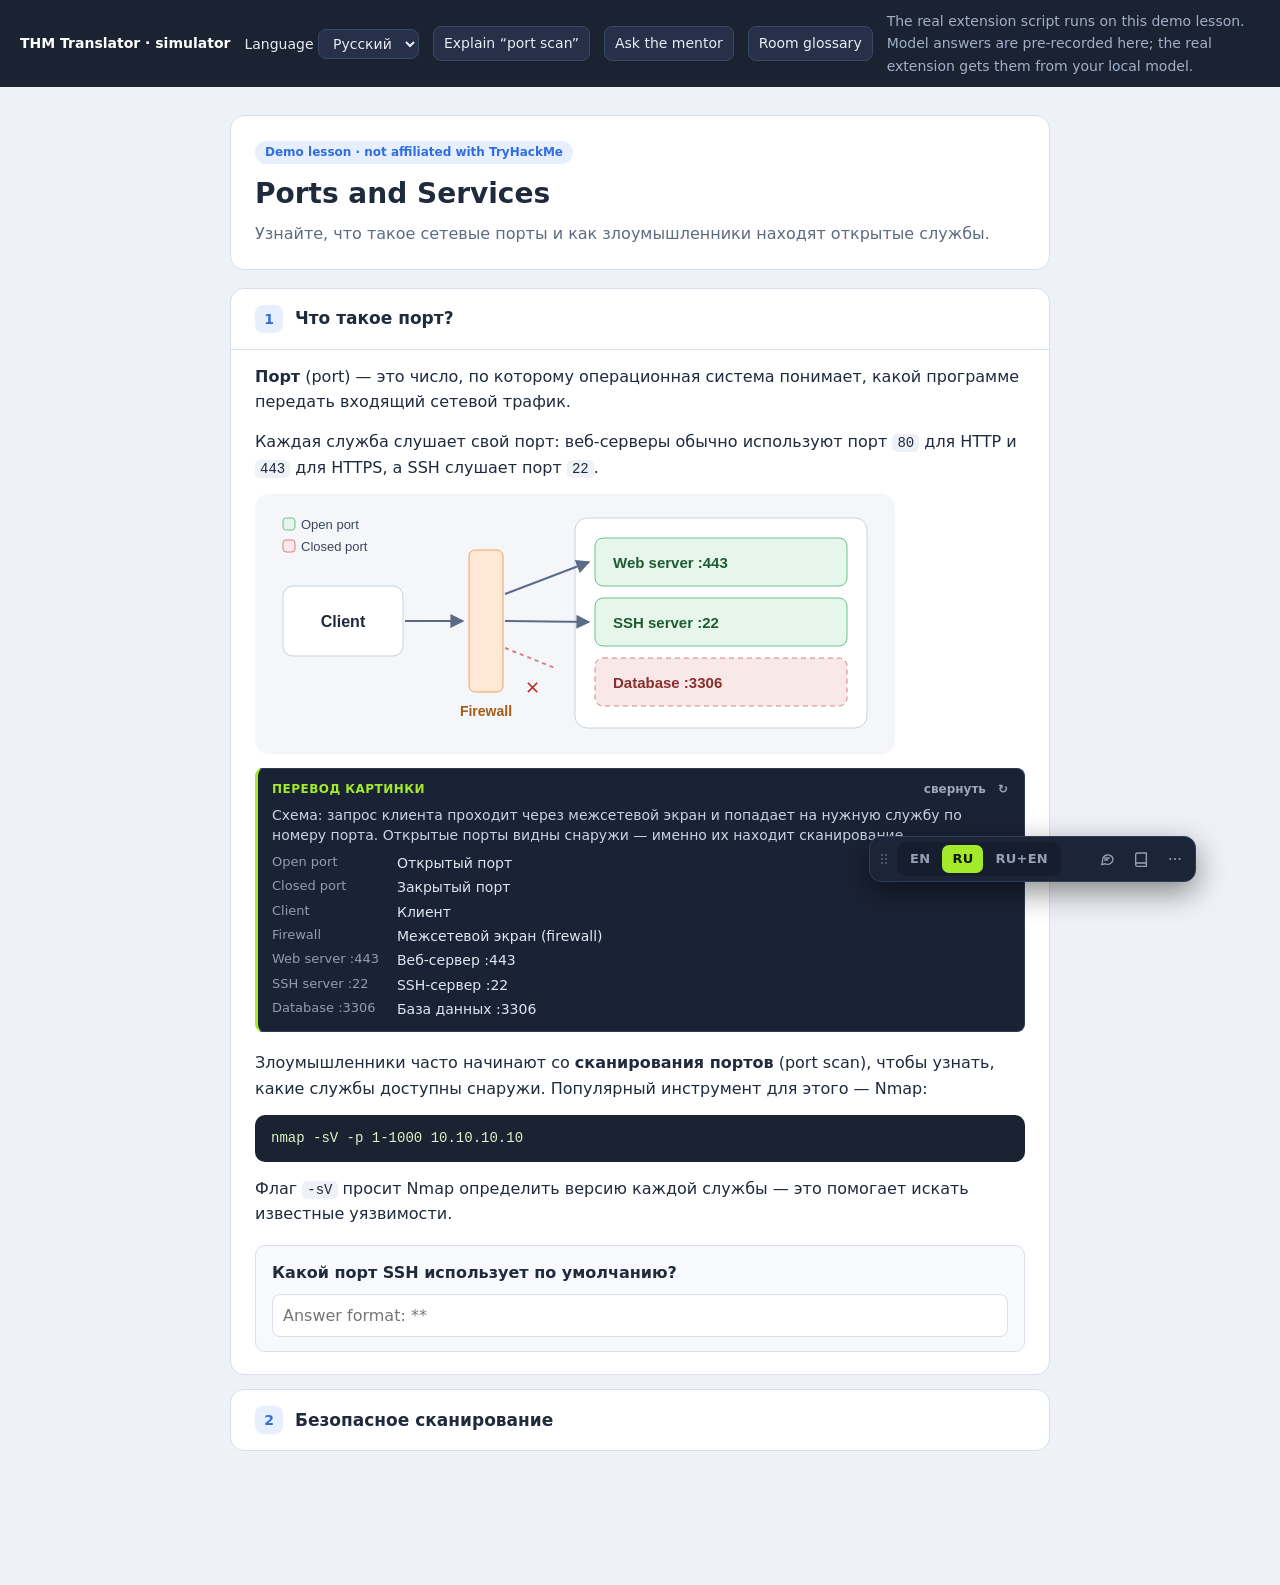
<file: demo/index.html>
<!doctype html>
<html lang="en">
<head>
<meta charset="utf-8">
<meta name="viewport" content="width=device-width, initial-scale=1">
<title>THM Translator — simulator</title>
<style>
  :root { --bg: #eef1f6; --card: #ffffff; --line: #d9dfea; --text: #1f2a3d; --muted: #5d6b82; --accent: #2f6fde; }
  * { box-sizing: border-box; }
  body { margin: 0; background: var(--bg); color: var(--text); font: 16px/1.6 Inter, "Segoe UI", system-ui, sans-serif; }
  .sim { position: sticky; top: 0; z-index: 10; display: flex; flex-wrap: wrap; gap: 8px 14px; align-items: center;
    padding: 10px 20px; background: #1b2333; color: #e8edf5; font-size: 14px; }
  .sim b { color: #fff; }
  .sim .note { color: #9fb0c8; flex: 1 1 320px; }
  .sim select, .sim button { font: inherit; padding: 5px 10px; border-radius: 8px; border: 1px solid #3a4862; background: #263048; color: #e8edf5; cursor: pointer; }
  .sim button:hover, .sim select:hover { border-color: #5f7397; }
  .wrap { max-width: 860px; margin: 0 auto; padding: 28px 20px 120px; }
  .room-head { background: var(--card); border: 1px solid var(--line); border-radius: 14px; padding: 22px 24px; margin-bottom: 18px; }
  .room-head .tag { display: inline-block; font-size: 12px; font-weight: 600; color: var(--accent); background: #e7efff; border-radius: 20px; padding: 2px 10px; }
  h1 { font-size: 28px; margin: 8px 0 4px; }
  .room-head p { margin: 0; color: var(--muted); }
  .task { background: var(--card); border: 1px solid var(--line); border-radius: 14px; margin-bottom: 14px; overflow: hidden; }
  .task > button { all: unset; display: flex; gap: 12px; align-items: center; width: 100%; padding: 16px 24px; box-sizing: border-box; cursor: pointer; font-weight: 700; font-size: 17px; }
  .task > button .n { display: grid; place-items: center; width: 28px; height: 28px; border-radius: 8px; background: #e7efff; color: var(--accent); font-size: 14px; flex: none; }
  .task .body { padding: 0 24px 22px; border-top: 1px solid var(--line); }
  .task .body p { margin: 14px 0; }
  .task pre { background: #1b2333; color: #d7f5c5; padding: 12px 16px; border-radius: 10px; overflow-x: auto; font-size: 14px; }
  .task code { background: #eef1f6; border-radius: 5px; padding: 1px 5px; font-size: 14px; }
  .task img { max-width: 100%; height: auto; display: block; margin: 8px 0; }
  .q { margin-top: 18px; padding: 14px 16px; border: 1px solid var(--line); border-radius: 10px; background: #f8f9fc; }
  .q p { margin: 0 0 8px !important; font-weight: 600; }
  .q input { width: 100%; padding: 8px 10px; border: 1px solid var(--line); border-radius: 8px; font: inherit; }
  @media (max-width: 600px) { h1 { font-size: 23px; } .task > button { padding: 14px 16px; } .task .body { padding: 0 16px 18px; } }
</style>
<link rel="stylesheet" href="../content.css">
</head>
<body>
<div class="sim">
  <b>THM Translator · simulator</b>
  <label>Language <select id="simLang"></select></label>
  <button id="simExplain" type="button">Explain “port scan”</button>
  <button id="simChat" type="button">Ask the mentor</button>
  <button id="simDict" type="button">Room glossary</button>
  <span class="note">The real extension script runs on this demo lesson. Model answers are pre-recorded here; the real extension gets them from your local model.</span>
</div>

<div class="wrap">
  <div class="room-head">
    <span class="tag">Demo lesson · not affiliated with TryHackMe</span>
    <h1 class="StyledTitleText-demo">Ports and Services</h1>
    <p class="StyledSubtitle-demo">Learn what network ports are and how attackers find open services.</p>
  </div>

  <section class="task">
    <button id="header-1" type="button"><span class="n">1</span><span class="StyledTaskTitle-demo">What is a port?</span></button>
    <div id="content-1" role="region" class="body">
      <div class="StyledAccordionDetailsMain-demo">
        <p>A <b>port</b> is a number that tells the operating system which program should receive incoming network traffic.</p>
        <p>Each service listens on its own port: web servers usually use port <code>80</code> for HTTP and <code>443</code> for HTTPS, while SSH listens on port <code>22</code>.</p>
        <p><img src="diagram.svg" width="640" height="260" alt="A client sends traffic through a firewall to services on different ports"></p>
        <p>Attackers often start with a <b>port scan</b> to find out which services are exposed. A popular tool for this is Nmap:</p>
        <pre>nmap -sV -p 1-1000 10.10.10.10</pre>
        <p>The <code>-sV</code> flag asks Nmap to detect the version of each service, which helps you look for known vulnerabilities.</p>
      </div>
      <div class="q">
        <p id="question-text-1">Which port does SSH use by default?</p>
        <input placeholder="Answer format: **">
      </div>
    </div>
  </section>

  <section class="task">
    <button id="header-2" type="button"><span class="n">2</span><span class="StyledTaskTitle-demo">Scanning safely</span></button>
  </section>
</div>

<script src="simulator.js"></script>
<script src="../languages.js"></script>
<script src="../content.js"></script>
</body>
</html>
</file>
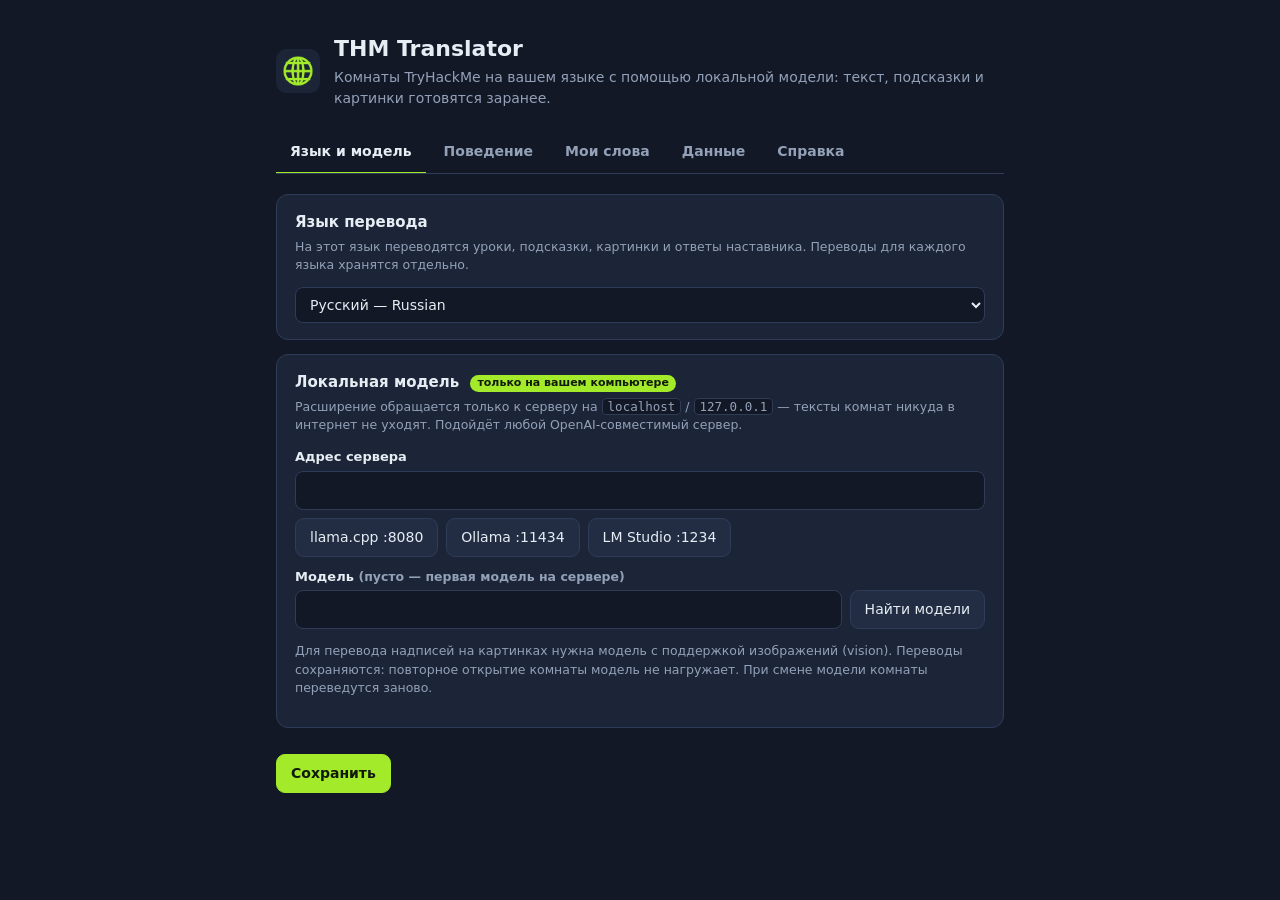
<file: options.html>
<!doctype html>
<html lang="ru">
<head>
<meta charset="utf-8">
<meta name="viewport" content="width=device-width, initial-scale=1">
<title>THM Translator — настройки</title>
<style>
  :root { color-scheme: dark; --bg:#121826; --card:#1c2538; --card2:#222d44; --line:#2e3c58; --text:#e6edf3; --muted:#93a1b8;
    --accent:#a3ea2a; --ink:#10190a; --danger:#ff7a7a; }
  * { box-sizing: border-box; }
  body { margin: 0; background: var(--bg); color: var(--text); font: 14px/1.5 system-ui, "Ubuntu", sans-serif; }
  .wrap { max-width: 760px; margin: 0 auto; padding: 32px 16px 60px; }
  header { display: flex; align-items: center; gap: 14px; margin-bottom: 22px; }
  header img { width: 44px; height: 44px; border-radius: 10px; }
  h1 { font-size: 22px; margin: 0; }
  .sub { color: var(--muted); margin: 2px 0 0; }
  nav { display: flex; gap: 4px; border-bottom: 1px solid var(--line); margin-bottom: 20px; overflow-x: auto; overflow-y: hidden; }
  nav button { background: none; border: 0; color: var(--muted); font: inherit; font-weight: 600; padding: 10px 14px; cursor: pointer;
    border-bottom: 2px solid transparent; margin-bottom: -1px; white-space: nowrap; }
  nav button.on { color: var(--text); border-bottom-color: var(--accent); }
  section { display: none; }
  section.on { display: block; }
  .card { background: var(--card); border: 1px solid var(--line); border-radius: 12px; padding: 16px 18px; margin-bottom: 14px; }
  .card h2 { font-size: 15px; margin: 0 0 4px; }
  .card > p.hint { margin: 0 0 12px; }
  .hint { color: var(--muted); font-size: 12.5px; }
  .prov { display: grid; gap: 8px; }
  .prov label { display: flex; gap: 12px; align-items: flex-start; padding: 12px; border: 1px solid var(--line); border-radius: 10px; cursor: pointer; background: var(--bg); }
  .prov label:has(input:checked) { border-color: var(--accent); background: rgba(163,234,42,.06); }
  .prov input { margin-top: 3px; accent-color: var(--accent); }
  .prov b { display: block; }
  .tag { display: inline-block; font-size: 11px; font-weight: 600; color: var(--ink); background: var(--accent); border-radius: 20px; padding: 0 7px; margin-left: 6px; vertical-align: 1px; }
  .grp { display: none; margin-top: 14px; }
  .grp.show { display: block; }
  .field { margin-top: 10px; }
  .field label { display: block; margin-bottom: 4px; font-weight: 600; font-size: 13px; }
  input[type=text], input[type=password], select { width: 100%; padding: 8px 10px; border-radius: 8px; border: 1px solid var(--line);
    background: var(--bg); color: inherit; font: inherit; outline: none; }
  input:focus, select:focus { border-color: #4a5d82; }
  .row { display: flex; gap: 8px; align-items: center; flex-wrap: wrap; }
  .sw { display: flex; gap: 12px; align-items: flex-start; padding: 10px 0; border-bottom: 1px solid rgba(46,60,88,.6); cursor: pointer; }
  .sw:last-child { border-bottom: 0; }
  .sw input { appearance: none; width: 36px; height: 20px; border-radius: 20px; background: #3a4762; position: relative; flex: none; margin-top: 2px; cursor: pointer; transition: .15s; }
  .sw input::after { content: ""; position: absolute; top: 2px; left: 2px; width: 16px; height: 16px; border-radius: 50%; background: #dfe6ef; transition: .15s; }
  .sw input:checked { background: var(--accent); }
  .sw input:checked::after { left: 18px; background: var(--ink); }
  .sw b { display: block; font-weight: 600; }
  button.b { font: inherit; padding: 8px 14px; border-radius: 9px; border: 1px solid var(--line); background: var(--card2); color: inherit; cursor: pointer; }
  button.b:hover { border-color: #46587c; }
  button.b.primary { background: var(--accent); color: var(--ink); border-color: var(--accent); font-weight: 700; }
  button.b.danger { color: var(--danger); }
  .msg { margin-top: 10px; min-height: 1.4em; white-space: pre-wrap; }
  .ok { color: var(--accent); } .bad { color: var(--danger); }
  code, kbd { background: var(--bg); border: 1px solid var(--line); padding: 0 5px; border-radius: 4px; font-size: 12.5px; }
  .stats { display: grid; grid-template-columns: repeat(auto-fit, minmax(140px, 1fr)); gap: 10px; margin: 10px 0 14px; }
  .stat { background: var(--bg); border: 1px solid var(--line); border-radius: 10px; padding: 10px 12px; }
  .stat .n { font-size: 20px; font-weight: 700; }
  .stat .l { color: var(--muted); font-size: 12px; }
  .words { margin-top: 10px; }
  .w { display: grid; grid-template-columns: 1fr auto; gap: 2px 10px; padding: 10px 2px; border-bottom: 1px solid rgba(46,60,88,.6); }
  .w .en { font-weight: 700; }
  .w .ru { color: var(--accent); }
  .w .note { color: var(--muted); font-size: 12.5px; grid-column: 1 / 2; }
  .w button { grid-row: 1 / span 3; grid-column: 2; align-self: center; background: none; border: 0; color: var(--muted); cursor: pointer; font-size: 18px; }
  .w button:hover { color: var(--danger); }
  table.keys { width: 100%; border-collapse: collapse; }
  table.keys td { padding: 7px 4px; border-bottom: 1px solid rgba(46,60,88,.6); vertical-align: top; }
  table.keys td:first-child { width: 1%; white-space: nowrap; padding-right: 18px; }
  .savebar { position: sticky; bottom: 0; padding: 12px 0; background: linear-gradient(transparent, var(--bg) 30%); display: flex; gap: 8px; align-items: center; }
</style>
</head>
<body>
<div class="wrap">
  <header>
    <img src="icon128.png" alt="">
    <div><h1>THM Translator</h1><p class="sub">Комнаты TryHackMe на вашем языке с помощью локальной модели: текст, подсказки и картинки готовятся заранее.</p></div>
  </header>

  <nav>
    <button data-tab="model" class="on">Язык и модель</button>
    <button data-tab="behavior">Поведение</button>
    <button data-tab="words">Мои слова</button>
    <button data-tab="data">Данные</button>
    <button data-tab="help">Справка</button>
  </nav>

  <section id="model" class="on">
    <div class="card">
      <h2>Язык перевода</h2>
      <p class="hint">На этот язык переводятся уроки, подсказки, картинки и ответы наставника. Переводы для каждого языка хранятся отдельно.</p>
      <select id="targetLang"></select>
    </div>

    <div class="card">
      <h2>Локальная модель <span class="tag">только на вашем компьютере</span></h2>
      <p class="hint">Расширение обращается только к серверу на <code>localhost</code> / <code>127.0.0.1</code> — тексты комнат никуда в интернет не уходят. Подойдёт любой OpenAI-совместимый сервер.</p>
      <div class="field">
        <label for="localUrl">Адрес сервера</label>
        <input type="text" id="localUrl" spellcheck="false">
        <div class="row" style="margin-top:8px">
          <button class="b preset" type="button" data-url="http://127.0.0.1:8080/v1">llama.cpp :8080</button>
          <button class="b preset" type="button" data-url="http://127.0.0.1:11434/v1">Ollama :11434</button>
          <button class="b preset" type="button" data-url="http://127.0.0.1:1234/v1">LM Studio :1234</button>
        </div>
      </div>
      <div class="field">
        <label for="localModel">Модель <span class="hint">(пусто — первая модель на сервере)</span></label>
        <div class="row"><input type="text" id="localModel" list="modelList" spellcheck="false" style="flex:1;width:auto">
          <button class="b" id="loadModels" type="button">Найти модели</button></div>
        <datalist id="modelList"></datalist>
        <p class="hint">Для перевода надписей на картинках нужна модель с поддержкой изображений (vision). Переводы сохраняются: повторное открытие комнаты модель не нагружает. При смене модели комнаты переведутся заново.</p>
      </div>
    </div>
  </section>

  <section id="behavior">
    <div class="card">
      <h2>Перевод</h2>
      <label class="sw"><input type="checkbox" id="prefetch"><span><b>Готовить перевод заранее</b>
        <span class="hint">При открытии комнаты все задачи, вопросы и подсказки переводятся в фоне — при раскрытии задачи перевод уже готов.</span></span></label>
      <label class="sw"><input type="checkbox" id="prefetchImages"><span><b>Читать картинки заранее</b>
        <span class="hint">После текста в фоне переводятся надписи на скриншотах и схемах. Около 10 с на картинку.</span></span></label>
      <div class="sw" style="cursor:default"><span style="flex:1"><b>Готовить следующие комнаты пути</b>
        <span class="hint">Пока вы проходите комнату, в фоне переводится следующая по вашему учебному пути (только текст).</span></span>
        <select id="prefetchNext" style="width:auto"><option value="0">нет</option><option value="1">1 комнату</option><option value="2">2 комнаты</option><option value="3">3 комнаты</option></select></div>
      <label class="sw"><input type="checkbox" id="translateChat"><span><b>Переводить помощника Echo</b>
        <span class="hint">Подсказки к вопросам и ответы встроенного ИИ-помощника TryHackMe. Подсказки готовятся заранее.</span></span></label>
    </div>
    <div class="card">
      <h2>Режим по умолчанию</h2>
      <p class="hint">Расширение запоминает последний выбранный режим. Переключать — на панели в комнате или <kbd>Alt+R</kbd>.</p>
      <select id="mode">
        <option value="en">EN — оригинал</option>
        <option value="ru">Перевод</option>
        <option value="bi">Перевод и оригинал под ним</option>
      </select>
    </div>
  </section>

  <section id="words">
    <div class="card">
      <h2>Мои слова</h2>
      <p class="hint">Слова, сохранённые звёздочкой из окна перевода или словаря комнаты.</p>
      <div class="row"><input type="text" id="wq" placeholder="Поиск"><button class="b" id="export" type="button">Экспорт в CSV</button></div>
      <div class="words" id="wlist"></div>
    </div>
  </section>

  <section id="data">
    <div class="card">
      <h2>Резервная копия</h2>
      <p class="hint">Переводы, словари комнат, мои слова и история чатов в одном файле — чтобы не переводить заново после переустановки. Настройки в файл не попадают.</p>
      <div class="row"><button class="b" id="backup" type="button">Скачать копию</button>
        <label class="b" style="display:inline-block">Восстановить из файла<input type="file" id="restore" accept=".json,application/json" hidden></label></div>
      <div class="msg" id="bmsg"></div>
    </div>
    <div class="card">
      <h2>Сохранённые переводы</h2>
      <div class="stats" id="stats"></div>
      <div class="row"><button class="b danger" id="clear" type="button">Очистить переводы и словари комнат</button></div>
      <p class="hint">«Мои слова» при очистке не удаляются.</p>
      <div class="msg" id="dmsg"></div>
    </div>
  </section>

  <section id="help">
    <div class="card">
      <h2>Как пользоваться</h2>
      <table class="keys">
        <tr><td><b>Панель</b></td><td>Внизу справа в комнате: оригинал / перевод / перевод + оригинал, ход подготовки, словарь, меню. Перетаскивается за ручку слева, сворачивается в кружок.</td></tr>
        <tr><td><b>Выделение</b></td><td>Выделите слово, фразу или команду → кнопка с кодом языка: перевод в контексте, пояснение, «Подробнее», озвучка, сохранение в «Мои слова».</td></tr>
        <tr><td><b>Абзац</b></td><td>Наведите на переведённый абзац: показать оригинал, перевести заново, подробно объяснить.</td></tr>
        <tr><td><b>Картинка</b></td><td>Наведите на картинку или правая кнопка → «Перевести текст на картинке».</td></tr>
        <tr><td><kbd>Alt+R</kbd></td><td>Перевод ↔ оригинал</td></tr>
        <tr><td><kbd>Alt+B</kbd></td><td>Перевод и оригинал под ним</td></tr>
        <tr><td>Удерживать <kbd>Alt</kbd></td><td>Подсмотреть оригинал</td></tr>
        <tr><td><kbd>Alt+T</kbd></td><td>Перевести выделенное</td></tr>
        <tr><td><kbd>Alt+D</kbd></td><td>Словарь комнаты и мои слова</td></tr>
      </table>
    </div>
    <div class="card">
      <h2>Проверка</h2>
      <div class="row"><button class="b" id="test" type="button">Проверить подключение к модели</button></div>
      <div class="msg" id="tmsg"></div>
    </div>
  </section>

  <div class="savebar"><button class="b primary" id="save" type="button">Сохранить</button><span class="msg" id="smsg"></span></div>
</div>
<script src="languages.js"></script>
<script src="options.js"></script>
</body>
</html>
</file>
<file: content.css>
/* THM Переводчик — стили для элементов внутри страницы (вне Shadow DOM). */

/* Оригинал скрыт, пока показан перевод. */
[data-thmru-hide] {
  display: none !important;
}

/* Режим RU+EN: оригинал под переводом — приглушённый, с полоской слева. */
[data-thmru-muted] {
  opacity: 0.6;
  font-size: 0.93em !important;
  border-left: 2px solid rgba(163, 234, 42, 0.45) !important;
  padding-left: 10px !important;
}

.thmru-tr[hidden],
.thmru-img-card[hidden] {
  display: none !important;
}

/* Удержание Alt — подсмотреть оригинал. */
html.thmru-peek [data-thmru-hide] {
  display: revert !important;
}
html.thmru-peek [data-thmru-muted] {
  opacity: 1;
  font-size: inherit !important;
  border-left: 0 !important;
  padding-left: 0 !important;
}
html.thmru-peek .thmru-tr,
html.thmru-peek .thmru-img-card {
  display: none !important;
}

/* Подсветка блока под курсором, когда над ним панель инструментов. */
.thmru-tr.thmru-hover {
  outline: 1px dashed rgba(163, 234, 42, 0.35);
  outline-offset: 4px;
  border-radius: 2px;
}

/* Карточка перевода картинки. */
.thmru-img-card {
  margin: 10px 0 18px;
  padding: 12px 14px;
  background: #1a2235;
  border: 1px solid #2c3a54;
  border-left: 3px solid #a3ea2a;
  border-radius: 8px;
  color: #dfe6ef;
  font-size: 14px;
  line-height: 1.45;
}
.thmru-img-card .thmru-ic-head {
  display: flex;
  align-items: center;
  gap: 8px;
  font-size: 12px;
  font-weight: 600;
  letter-spacing: 0.04em;
  text-transform: uppercase;
  color: #a3ea2a;
  margin-bottom: 6px;
}
.thmru-img-card .thmru-ic-head button {
  background: none;
  border: 0;
  color: #9aa7bd;
  font: inherit;
  text-transform: none;
  letter-spacing: 0;
  cursor: pointer;
  padding: 0 2px;
}
.thmru-img-card .thmru-ic-head button:first-of-type {
  margin-left: auto;
}
.thmru-img-card .thmru-ic-head button:hover {
  color: #e6edf3;
}
.thmru-img-card .thmru-ic-sum {
  color: #c9d3e0;
}
.thmru-img-card .thmru-ic-rows {
  margin-top: 8px;
  display: grid;
  grid-template-columns: minmax(90px, max-content) minmax(0, 1fr);
  gap: 4px 18px;
}
.thmru-img-card .thmru-ic-en {
  color: #8f9db3;
  font-size: 13px;
  word-break: break-word;
}
.thmru-img-card .thmru-ic-ru {
  word-break: break-word;
}
.thmru-img-card .thmru-ic-code {
  grid-column: 1 / -1;
  font-family: ui-monospace, "JetBrains Mono", Menlo, monospace;
  font-size: 12.5px;
  color: #b8c4d6;
  background: #131a29;
  border-radius: 4px;
  padding: 2px 6px;
  word-break: break-all;
}
.thmru-img-card.thmru-collapsed .thmru-ic-rows {
  display: none;
}
.thmru-img-card .thmru-ic-load {
  display: flex;
  align-items: center;
  gap: 8px;
  color: #9aa7bd;
}
.thmru-img-card .thmru-ic-err {
  color: #ff8a8a;
}
.thmru-spin {
  width: 12px;
  height: 12px;
  border: 2px solid #a3ea2a;
  border-right-color: transparent;
  border-radius: 50%;
  display: inline-block;
  animation: thmru-rot 0.7s linear infinite;
}
@keyframes thmru-rot {
  to {
    transform: rotate(360deg);
  }
}

/* Языки справа налево: команды и код внутри перевода остаются слева направо. */
.thmru-tr[dir="rtl"] code, .thmru-tr[dir="rtl"] pre, .thmru-tr[dir="rtl"] kbd { direction: ltr; unicode-bidi: isolate; }
</file>
